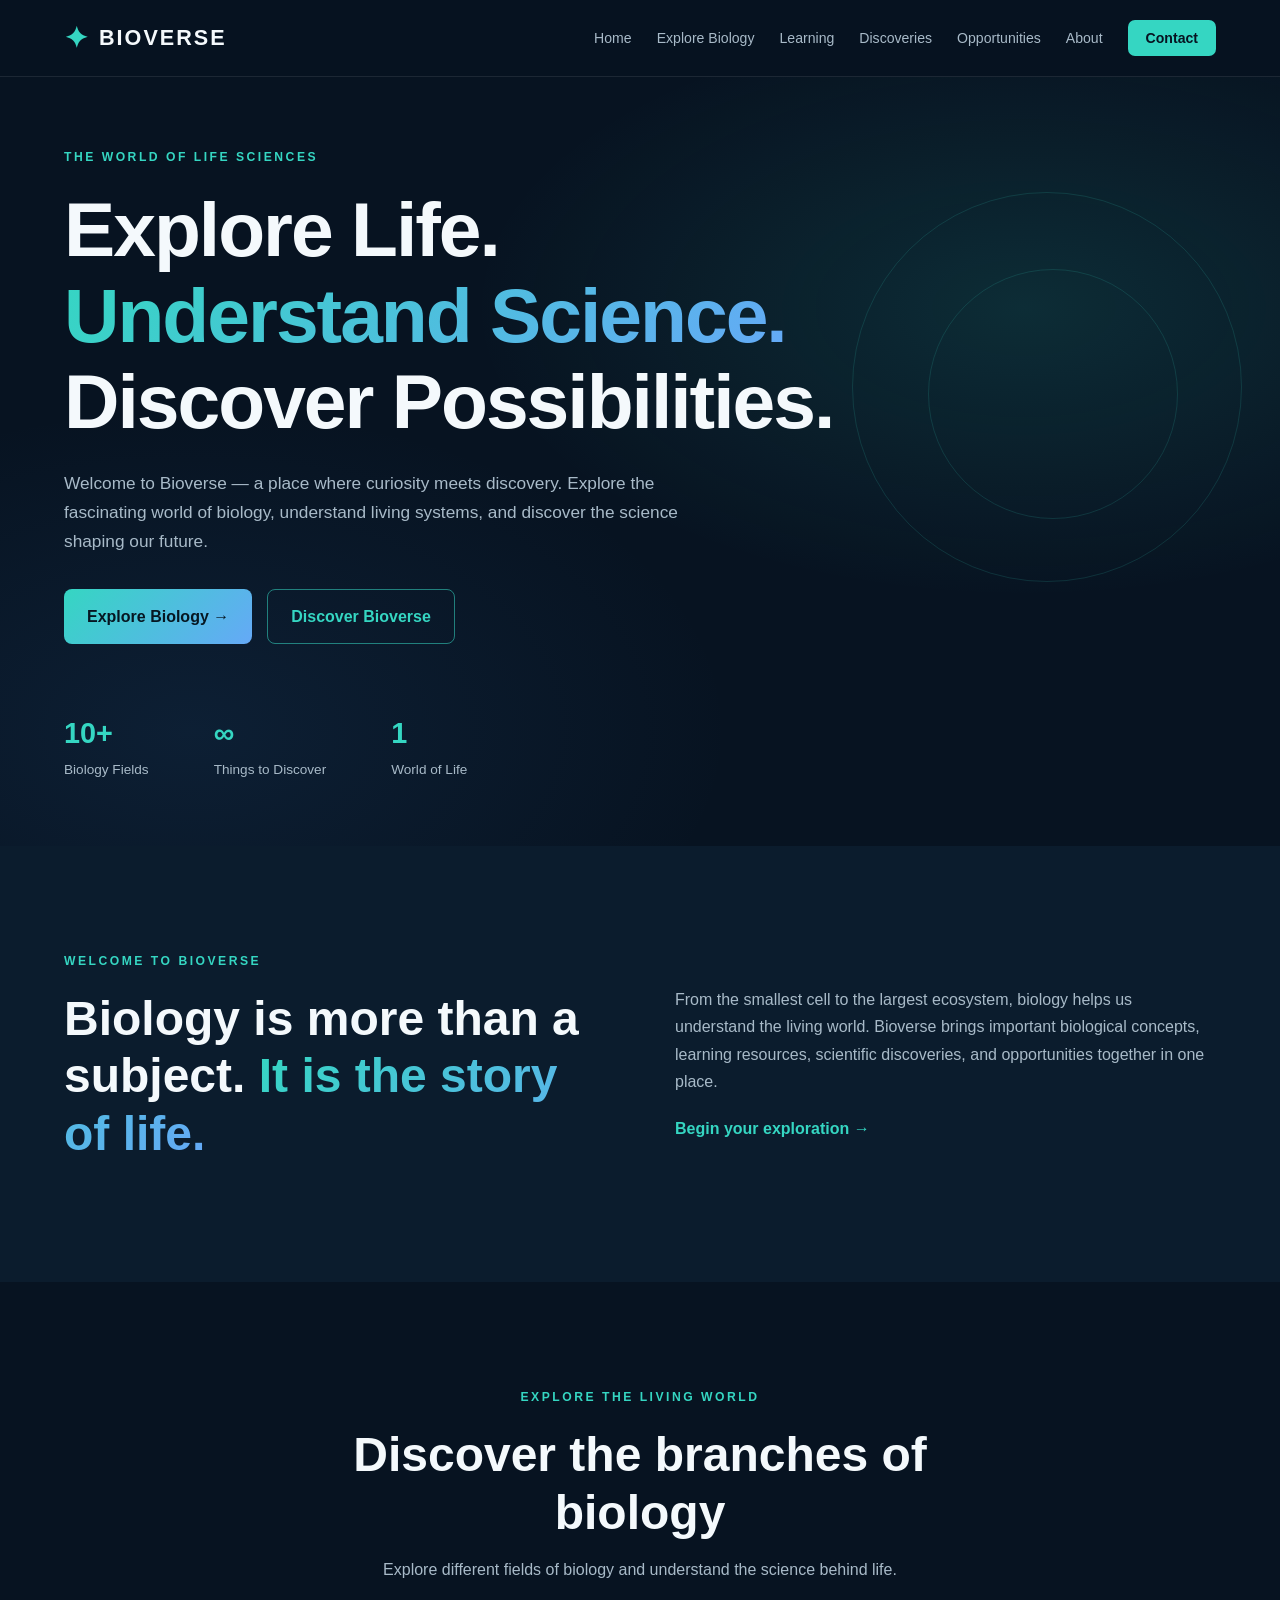
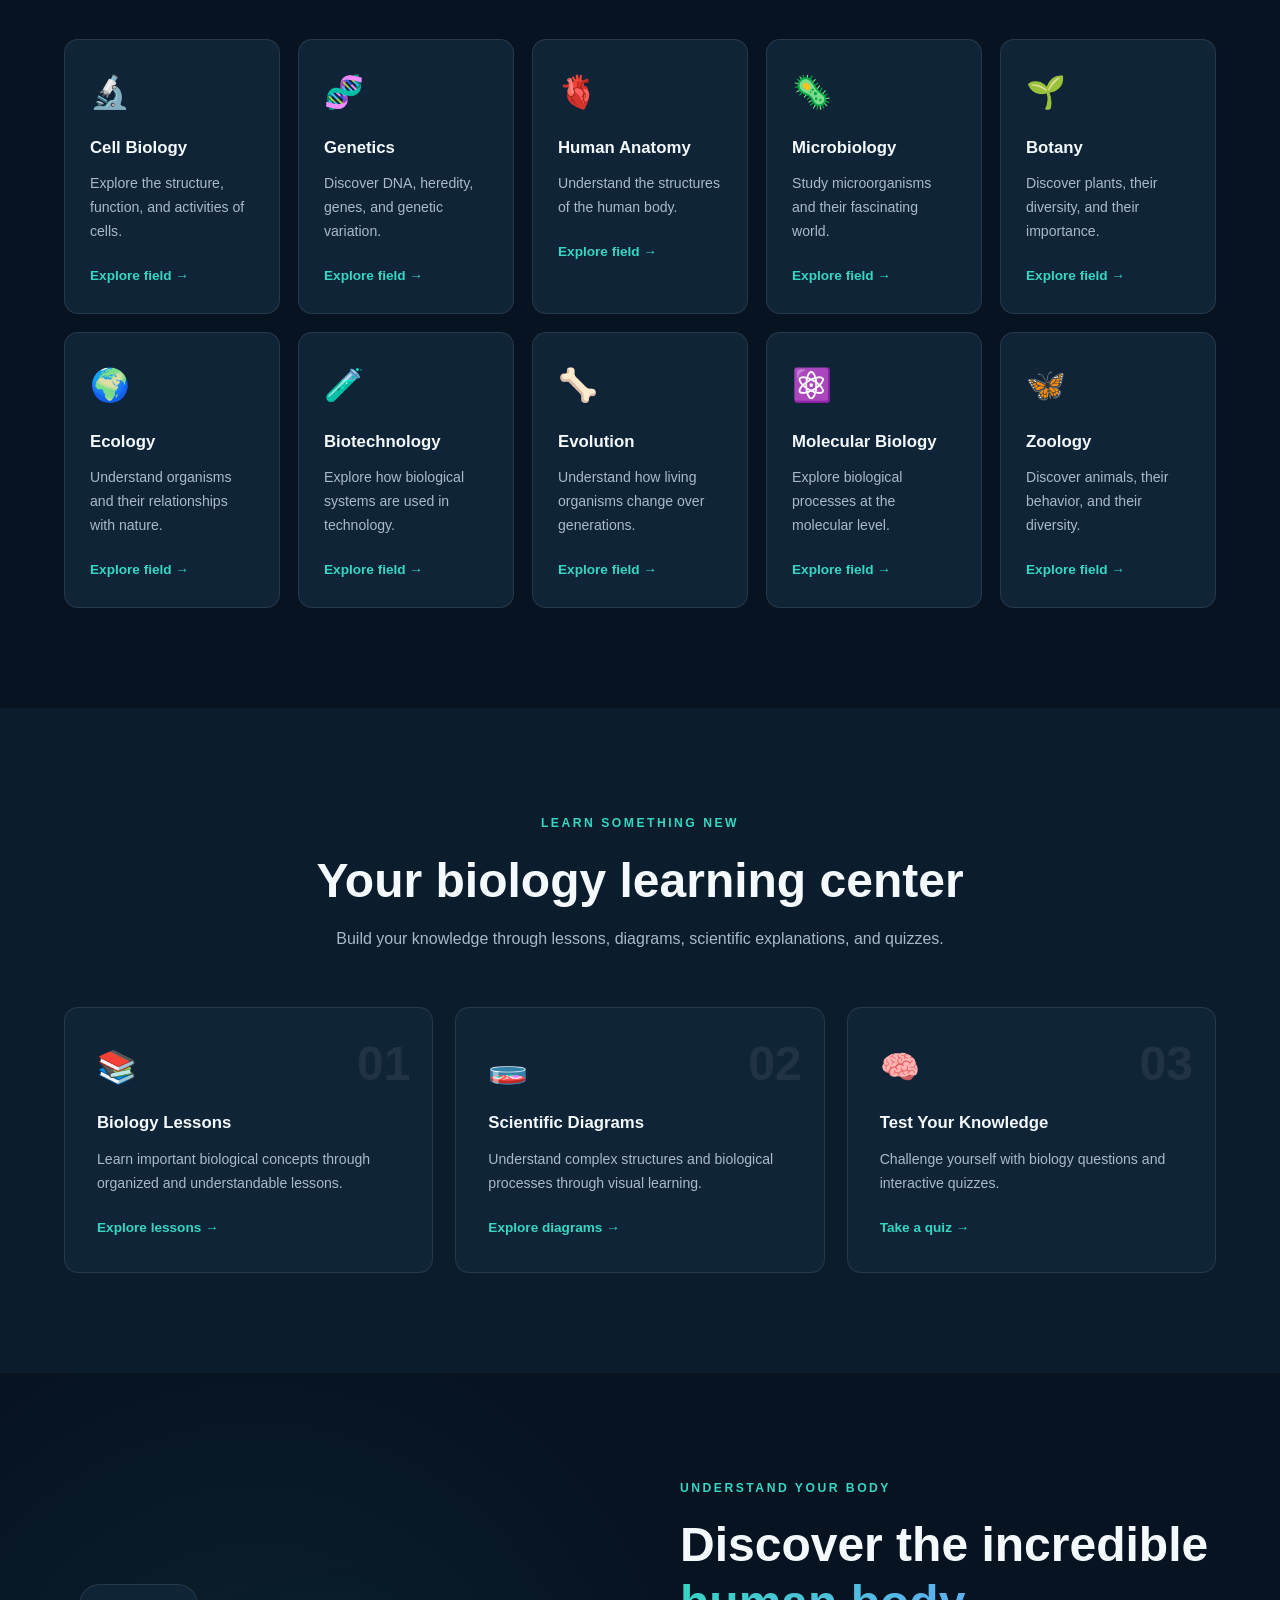
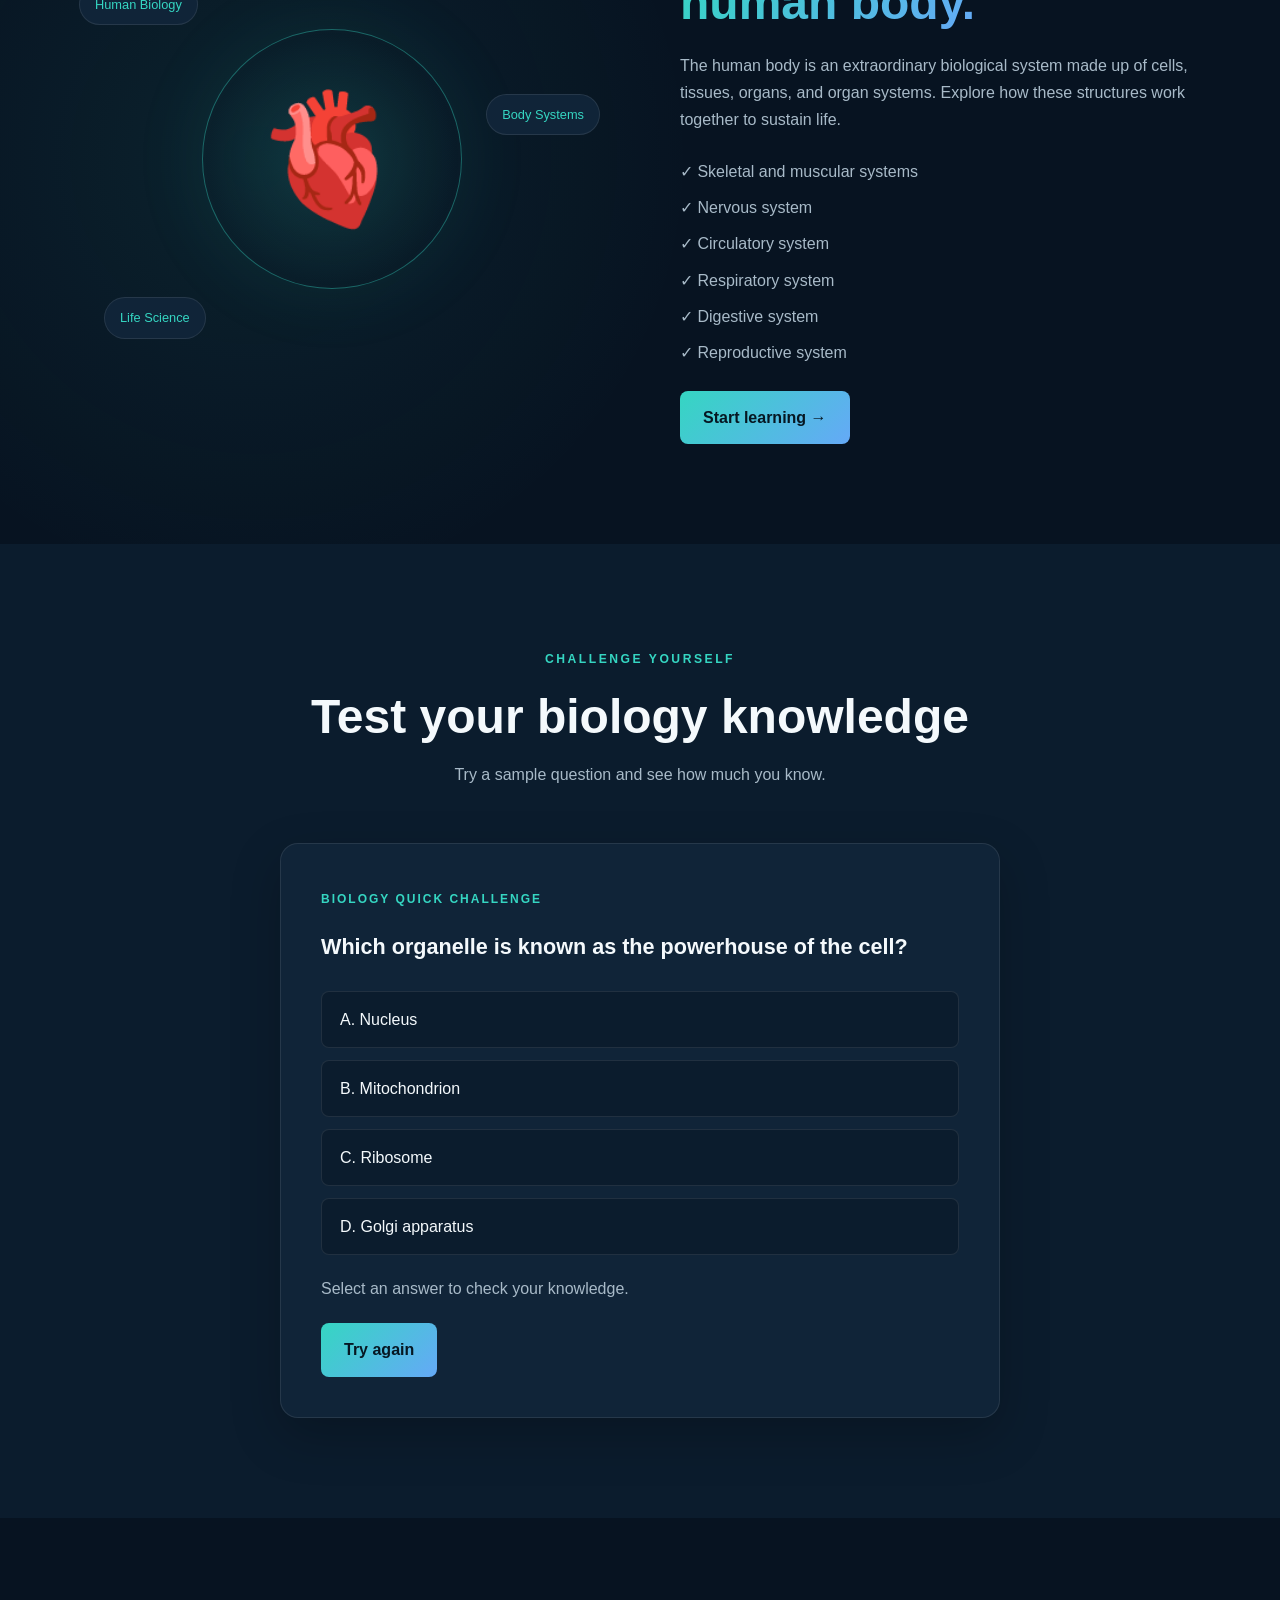
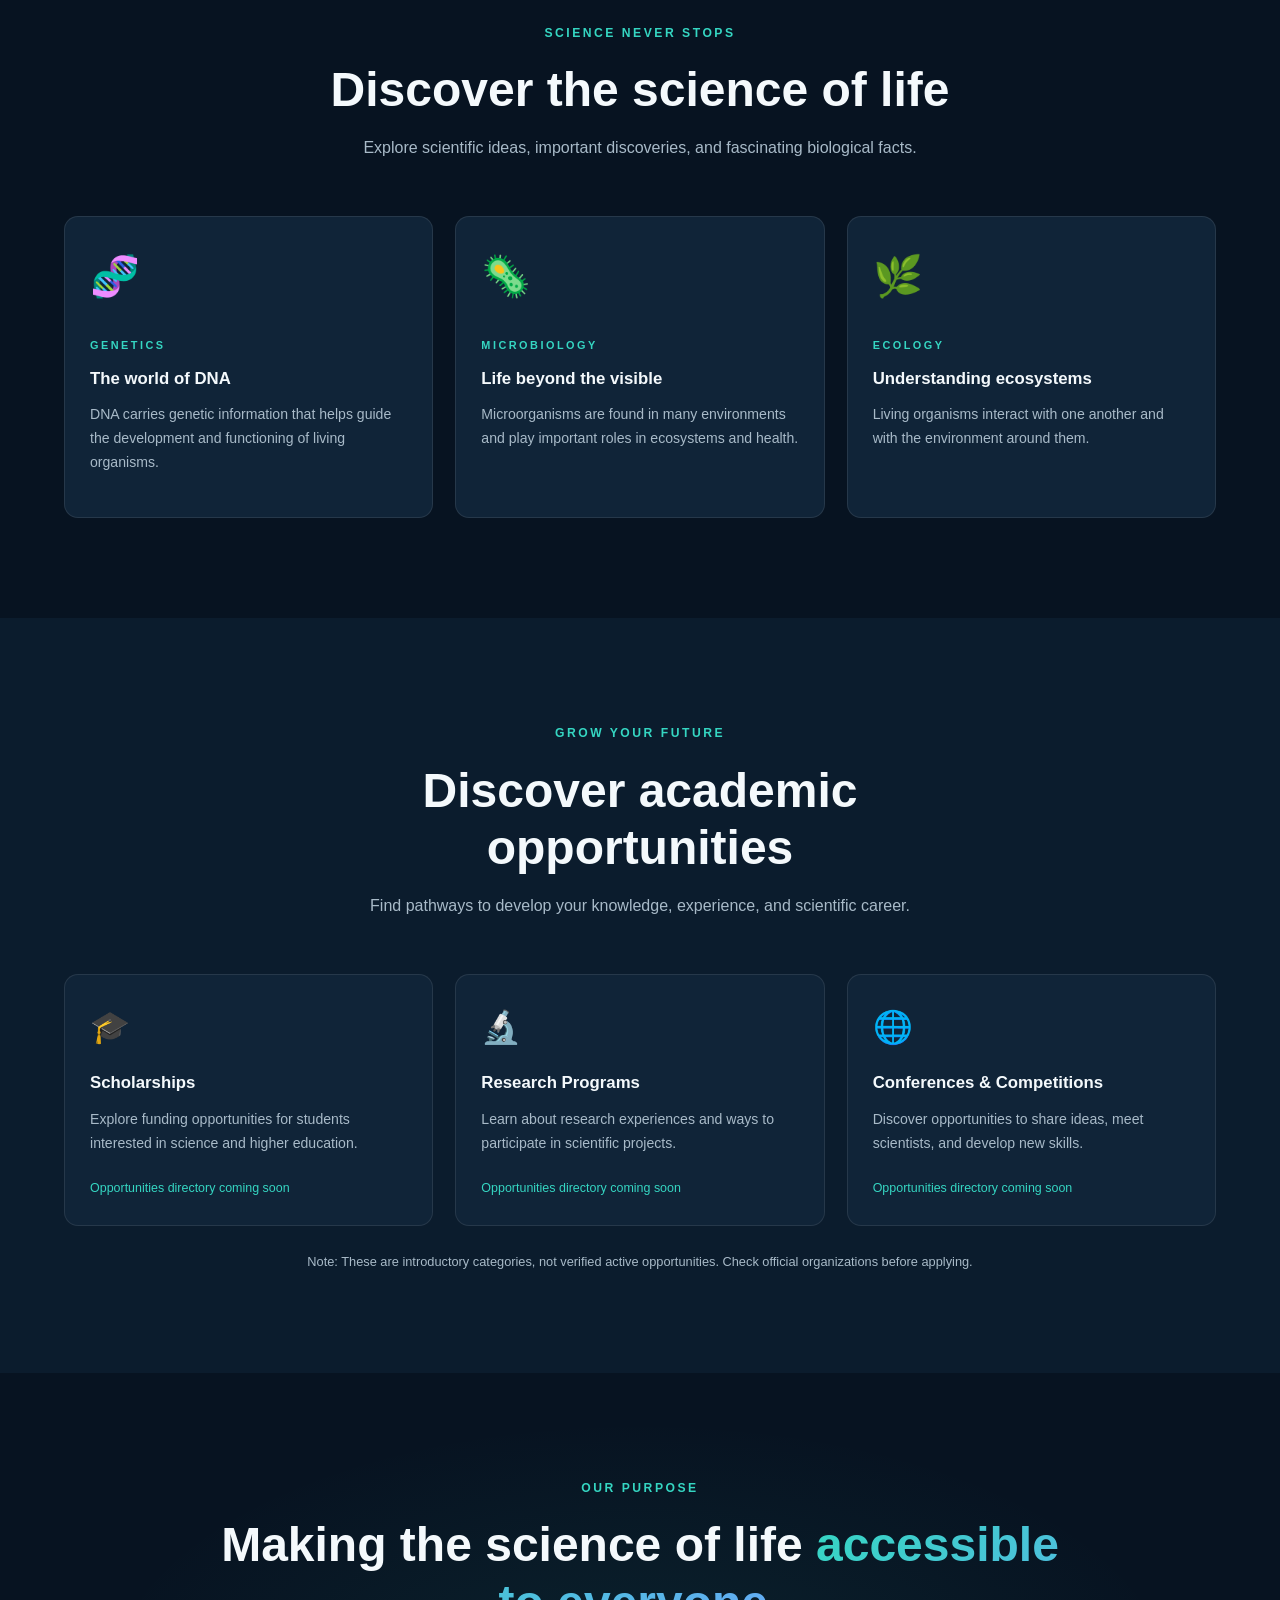
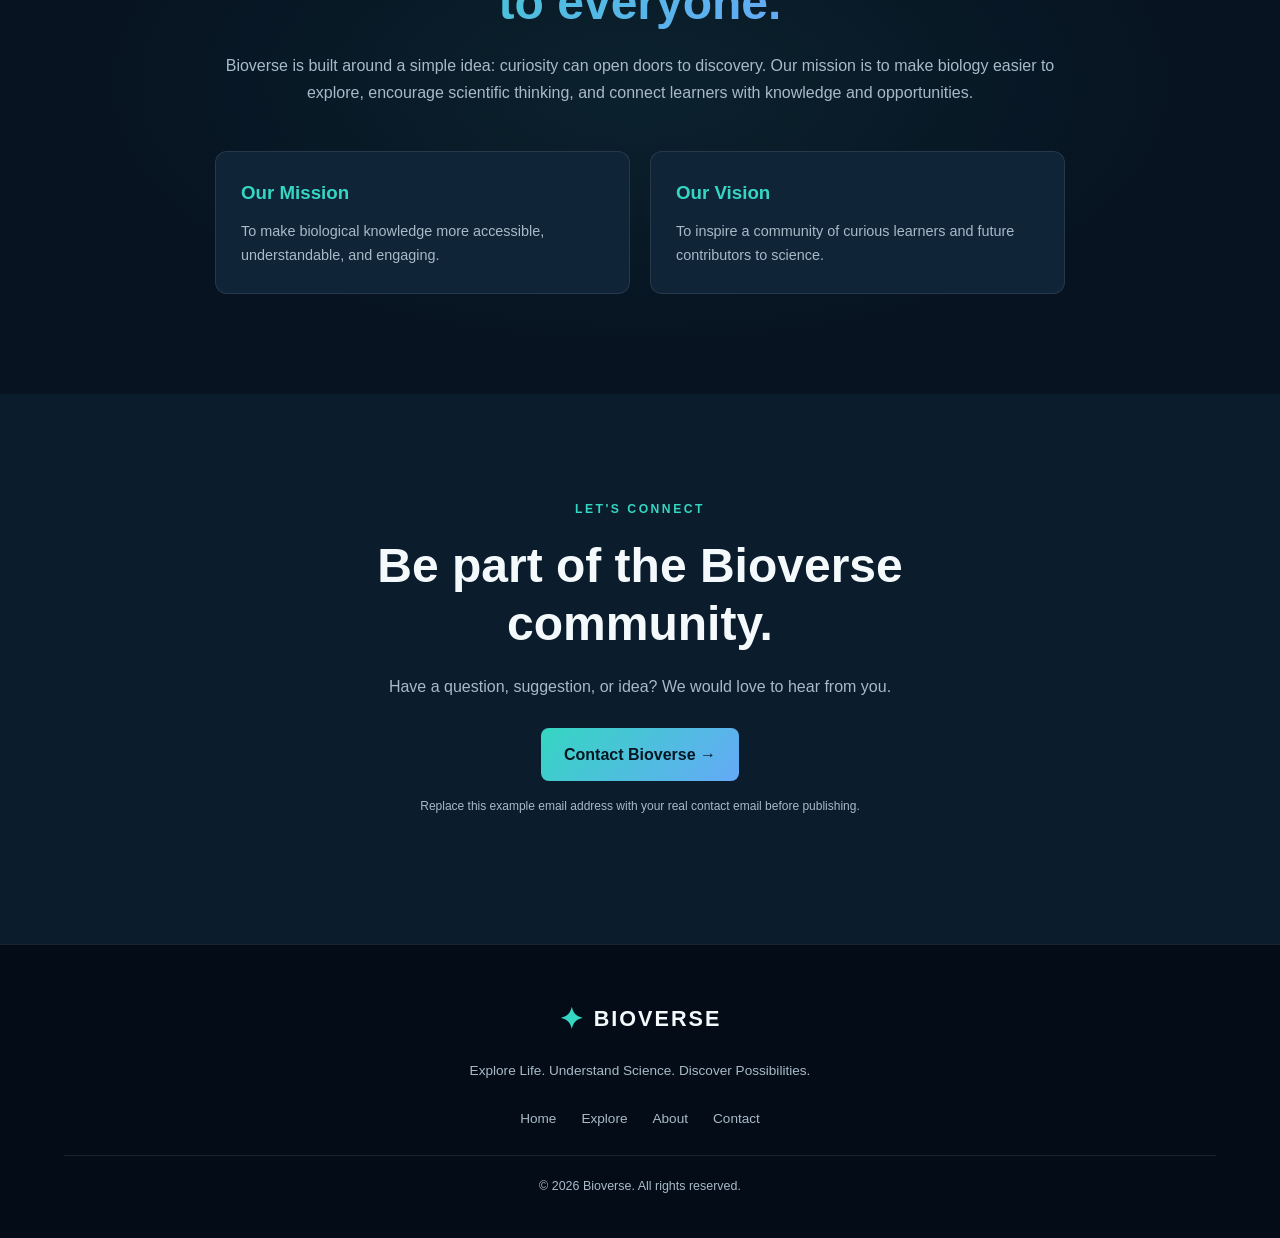
<file: index.html>
<!DOCTYPE html>
<html lang="en">
<head>
    <meta charset="UTF-8">
    <meta name="viewport" content="width=device-width, initial-scale=1.0">

    <meta name="description" content="Bioverse is a platform for exploring biology, learning life sciences, discovering scientific research, and finding academic opportunities.">
    <meta name="keywords" content="biology, science, anatomy, genetics, microbiology, biotechnology, education">
    <meta name="author" content="Bioverse">

    <title>Bioverse | Explore Life. Discover Possibilities.</title>

    <link rel="stylesheet" href="style.css">
    <script src="script.js" defer></script>
</head>

<body>

    <!-- NAVIGATION -->
    <header class="header">
        <nav class="navbar container">

            <a href="#home" class="logo">
                <span class="logo-icon">✦</span>
                BIOVERSE
            </a>

            <button class="menu-toggle" id="menuToggle"
                aria-label="Open navigation menu" aria-expanded="false">
                ☰
            </button>

            <ul class="nav-links" id="navLinks">
                <li><a href="#home">Home</a></li>
                <li><a href="#explore">Explore Biology</a></li>
                <li><a href="#learning">Learning</a></li>
                <li><a href="#discoveries">Discoveries</a></li>
                <li><a href="#opportunities">Opportunities</a></li>
                <li><a href="#about">About</a></li>
                <li><a href="#contact" class="nav-button">Contact</a></li>
            </ul>

        </nav>
    </header>


    <main>

        <!-- HERO SECTION -->
        <section class="hero" id="home">
            <div class="hero-content container">

                <span class="eyebrow">THE WORLD OF LIFE SCIENCES</span>

                <h1>
                    Explore Life.
                    <span>Understand Science.</span>
                    Discover Possibilities.
                </h1>

                <p>
                    Welcome to Bioverse — a place where curiosity meets
                    discovery. Explore the fascinating world of biology,
                    understand living systems, and discover the science
                    shaping our future.
                </p>

                <div class="hero-buttons">
                    <a href="#explore" class="btn btn-primary">
                        Explore Biology →
                    </a>

                    <a href="#about" class="btn btn-outline">
                        Discover Bioverse
                    </a>
                </div>

                <div class="hero-stats">
                    <div>
                        <strong>10+</strong>
                        <span>Biology Fields</span>
                    </div>

                    <div>
                        <strong>∞</strong>
                        <span>Things to Discover</span>
                    </div>

                    <div>
                        <strong>1</strong>
                        <span>World of Life</span>
                    </div>
                </div>

            </div>

            <div class="hero-decoration decoration-one"></div>
            <div class="hero-decoration decoration-two"></div>
        </section>


        <!-- INTRODUCTION -->
        <section class="intro section-padding">
            <div class="container intro-grid">

                <div>
                    <span class="eyebrow">WELCOME TO BIOVERSE</span>

                    <h2>
                        Biology is more than a subject.
                        <span>It is the story of life.</span>
                    </h2>
                </div>

                <div>
                    <p>
                        From the smallest cell to the largest ecosystem,
                        biology helps us understand the living world.
                        Bioverse brings important biological concepts,
                        learning resources, scientific discoveries, and
                        opportunities together in one place.
                    </p>

                    <a href="#explore" class="text-link">
                        Begin your exploration →
                    </a>
                </div>

            </div>
        </section>


        <!-- EXPLORE BIOLOGY -->
        <section class="explore section-padding" id="explore">
            <div class="container">

                <div class="section-heading">
                    <span class="eyebrow">EXPLORE THE LIVING WORLD</span>
                    <h2>Discover the branches of biology</h2>
                    <p>
                        Explore different fields of biology and understand
                        the science behind life.
                    </p>
                </div>

                <div class="category-grid">

                    <article class="category-card">
                        <div class="card-icon">🔬</div>
                        <h3>Cell Biology</h3>
                        <p>Explore the structure, function, and activities of cells.</p>
                        <a href="#learning">Explore field →</a>
                    </article>

                    <article class="category-card">
                        <div class="card-icon">🧬</div>
                        <h3>Genetics</h3>
                        <p>Discover DNA, heredity, genes, and genetic variation.</p>
                        <a href="#learning">Explore field →</a>
                    </article>

                    <article class="category-card">
                        <div class="card-icon">🫀</div>
                        <h3>Human Anatomy</h3>
                        <p>Understand the structures of the human body.</p>
                        <a href="anatomy.html">Explore field →</a>
                    </article>

                    <article class="category-card">
                        <div class="card-icon">🦠</div>
                        <h3>Microbiology</h3>
                        <p>Study microorganisms and their fascinating world.</p>
                        <a href="#learning">Explore field →</a>
                    </article>

                    <article class="category-card">
                        <div class="card-icon">🌱</div>
                        <h3>Botany</h3>
                        <p>Discover plants, their diversity, and their importance.</p>
                        <a href="#learning">Explore field →</a>
                    </article>

                    <article class="category-card">
                        <div class="card-icon">🌍</div>
                        <h3>Ecology</h3>
                        <p>Understand organisms and their relationships with nature.</p>
                        <a href="#learning">Explore field →</a>
                    </article>

                    <article class="category-card">
                        <div class="card-icon">🧪</div>
                        <h3>Biotechnology</h3>
                        <p>Explore how biological systems are used in technology.</p>
                        <a href="#learning">Explore field →</a>
                    </article>

                    <article class="category-card">
                        <div class="card-icon">🦴</div>
                        <h3>Evolution</h3>
                        <p>Understand how living organisms change over generations.</p>
                        <a href="#learning">Explore field →</a>
                    </article>

                    <article class="category-card">
                        <div class="card-icon">⚛️</div>
                        <h3>Molecular Biology</h3>
                        <p>Explore biological processes at the molecular level.</p>
                        <a href="#learning">Explore field →</a>
                    </article>

                    <article class="category-card">
                        <div class="card-icon">🦋</div>
                        <h3>Zoology</h3>
                        <p>Discover animals, their behavior, and their diversity.</p>
                        <a href="#learning">Explore field →</a>
                    </article>

                </div>
            </div>
        </section>


        <!-- LEARNING CENTER -->
        <section class="learning section-padding" id="learning">
            <div class="container">

                <div class="section-heading">
                    <span class="eyebrow">LEARN SOMETHING NEW</span>
                    <h2>Your biology learning center</h2>
                    <p>
                        Build your knowledge through lessons, diagrams,
                        scientific explanations, and quizzes.
                    </p>
                </div>

                <div class="learning-grid">

                    <article class="learning-card">
                        <span class="learning-number">01</span>
                        <div class="card-icon">📚</div>
                        <h3>Biology Lessons</h3>
                        <p>
                            Learn important biological concepts through
                            organized and understandable lessons.
                        </p>
                        <a href="#contact">Explore lessons →</a>
                    </article>

                    <article class="learning-card">
                        <span class="learning-number">02</span>
                        <div class="card-icon">🧫</div>
                        <h3>Scientific Diagrams</h3>
                        <p>
                            Understand complex structures and biological
                            processes through visual learning.
                        </p>
                        <a href="diagrams.html">Explore diagrams →</a>
                    </article>

                    <article class="learning-card">
                        <span class="learning-number">03</span>
                        <div class="card-icon">🧠</div>
                        <h3>Test Your Knowledge</h3>
                        <p>
                            Challenge yourself with biology questions
                            and interactive quizzes.
                        </p>
                        <a href="#quiz">Take a quiz →</a>
                    </article>

                </div>
            </div>
        </section>


        <!-- ANATOMY SECTION -->
        <section class="anatomy section-padding" id="anatomy">
            <div class="container anatomy-grid">

                <div class="anatomy-visual">
                    <div class="anatomy-circle">
                        <span>🫀</span>
                    </div>
                    <div class="anatomy-label label-one">Human Biology</div>
                    <div class="anatomy-label label-two">Body Systems</div>
                    <div class="anatomy-label label-three">Life Science</div>
                </div>

                <div class="anatomy-content">
                    <span class="eyebrow">UNDERSTAND YOUR BODY</span>

                    <h2>
                        Discover the incredible
                        <span>human body.</span>
                    </h2>

                    <p>
                        The human body is an extraordinary biological system
                        made up of cells, tissues, organs, and organ systems.
                        Explore how these structures work together to sustain life.
                    </p>

                    <ul class="anatomy-list">
                        <li>✓ Skeletal and muscular systems</li>
                        <li>✓ Nervous system</li>
                        <li>✓ Circulatory system</li>
                        <li>✓ Respiratory system</li>
                        <li>✓ Digestive system</li>
                        <li>✓ Reproductive system</li>
                    </ul>

                    <a href="#learning" class="btn btn-primary">
                        Start learning →
                    </a>
                </div>

            </div>
        </section>


        <!-- QUIZ SECTION -->
        <section class="quiz-section section-padding" id="quiz">
            <div class="container">

                <div class="section-heading">
                    <span class="eyebrow">CHALLENGE YOURSELF</span>
                    <h2>Test your biology knowledge</h2>
                    <p>
                        Try a sample question and see how much you know.
                    </p>
                </div>

                <div class="quiz-box">

                    <span class="quiz-label">BIOLOGY QUICK CHALLENGE</span>

                    <h3 id="quizQuestion">
                        Which organelle is known as the powerhouse of the cell?
                    </h3>

                    <div class="quiz-options" id="quizOptions">

                        <button class="quiz-option" data-answer="false">
                            A. Nucleus
                        </button>

                        <button class="quiz-option" data-answer="true">
                            B. Mitochondrion
                        </button>

                        <button class="quiz-option" data-answer="false">
                            C. Ribosome
                        </button>

                        <button class="quiz-option" data-answer="false">
                            D. Golgi apparatus
                        </button>

                    </div>

                    <p id="quizFeedback" class="quiz-feedback" aria-live="polite">
                        Select an answer to check your knowledge.
                    </p>

                    <button class="btn btn-primary" id="quizReset">
                        Try again
                    </button>

                </div>
            </div>
        </section>


        <!-- DISCOVERIES -->
        <section class="discoveries section-padding" id="discoveries">
            <div class="container">

                <div class="section-heading">
                    <span class="eyebrow">SCIENCE NEVER STOPS</span>
                    <h2>Discover the science of life</h2>
                    <p>
                        Explore scientific ideas, important discoveries,
                        and fascinating biological facts.
                    </p>
                </div>

                <div class="discovery-grid">

                    <article class="discovery-card">
                        <div class="discovery-icon">🧬</div>
                        <span class="eyebrow">GENETICS</span>
                        <h3>The world of DNA</h3>
                        <p>
                            DNA carries genetic information that helps
                            guide the development and functioning of living organisms.
                        </p>
                    </article>

                    <article class="discovery-card">
                        <div class="discovery-icon">🦠</div>
                        <span class="eyebrow">MICROBIOLOGY</span>
                        <h3>Life beyond the visible</h3>
                        <p>
                            Microorganisms are found in many environments
                            and play important roles in ecosystems and health.
                        </p>
                    </article>

                    <article class="discovery-card">
                        <div class="discovery-icon">🌿</div>
                        <span class="eyebrow">ECOLOGY</span>
                        <h3>Understanding ecosystems</h3>
                        <p>
                            Living organisms interact with one another
                            and with the environment around them.
                        </p>
                    </article>

                </div>
            </div>
        </section>


        <!-- OPPORTUNITIES -->
        <section class="opportunities section-padding" id="opportunities">
            <div class="container">

                <div class="section-heading">
                    <span class="eyebrow">GROW YOUR FUTURE</span>
                    <h2>Discover academic opportunities</h2>
                    <p>
                        Find pathways to develop your knowledge,
                        experience, and scientific career.
                    </p>
                </div>

                <div class="opportunity-grid">

                    <article class="opportunity-card">
                        <div class="card-icon">🎓</div>
                        <h3>Scholarships</h3>
                        <p>
                            Explore funding opportunities for students
                            interested in science and higher education.
                        </p>
                        <span class="sample-label">
                            Opportunities directory coming soon
                        </span>
                    </article>

                    <article class="opportunity-card">
                        <div class="card-icon">🔬</div>
                        <h3>Research Programs</h3>
                        <p>
                            Learn about research experiences and ways
                            to participate in scientific projects.
                        </p>
                        <span class="sample-label">
                            Opportunities directory coming soon
                        </span>
                    </article>

                    <article class="opportunity-card">
                        <div class="card-icon">🌐</div>
                        <h3>Conferences & Competitions</h3>
                        <p>
                            Discover opportunities to share ideas,
                            meet scientists, and develop new skills.
                        </p>
                        <span class="sample-label">
                            Opportunities directory coming soon
                        </span>
                    </article>

                </div>

                <p class="opportunity-note">
                    Note: These are introductory categories, not verified
                    active opportunities. Check official organizations
                    before applying.
                </p>

            </div>
        </section>


        <!-- ABOUT -->
        <section class="about section-padding" id="about">
            <div class="container about-content">

                <span class="eyebrow">OUR PURPOSE</span>

                <h2>
                    Making the science of life
                    <span>accessible to everyone.</span>
                </h2>

                <p>
                    Bioverse is built around a simple idea: curiosity can
                    open doors to discovery. Our mission is to make biology
                    easier to explore, encourage scientific thinking,
                    and connect learners with knowledge and opportunities.
                </p>

                <div class="mission-grid">

                    <div>
                        <h3>Our Mission</h3>
                        <p>
                            To make biological knowledge more accessible,
                            understandable, and engaging.
                        </p>
                    </div>

                    <div>
                        <h3>Our Vision</h3>
                        <p>
                            To inspire a community of curious learners
                            and future contributors to science.
                        </p>
                    </div>

                </div>
            </div>
        </section>


        <!-- CONTACT -->
        <section class="contact section-padding" id="contact">
            <div class="container contact-content">

                <span class="eyebrow">LET'S CONNECT</span>

                <h2>Be part of the Bioverse community.</h2>

                <p>
                    Have a question, suggestion, or idea?
                    We would love to hear from you.
                </p>

                <a href="mailto:bioverse.contact@gmail.com"
                    class="btn btn-primary">
                    Contact Bioverse →
                </a>

                <p class="contact-note">
                    Replace this example email address with your real
                    contact email before publishing.
                </p>

            </div>
        </section>

    </main>


    <!-- FOOTER -->
    <footer class="footer">
        <div class="container footer-content">

            <a href="#home" class="logo">
                <span class="logo-icon">✦</span>
                BIOVERSE
            </a>

            <p>
                Explore Life. Understand Science. Discover Possibilities.
            </p>

            <div class="footer-links">
                <a href="#home">Home</a>
                <a href="#explore">Explore</a>
                <a href="#about">About</a>
                <a href="#contact">Contact</a>
            </div>

            <p class="copyright">
                © <span id="currentYear">2026</span> Bioverse.
                All rights reserved.
            </p>

        </div>
    </footer>

</body>
</html>
</file>
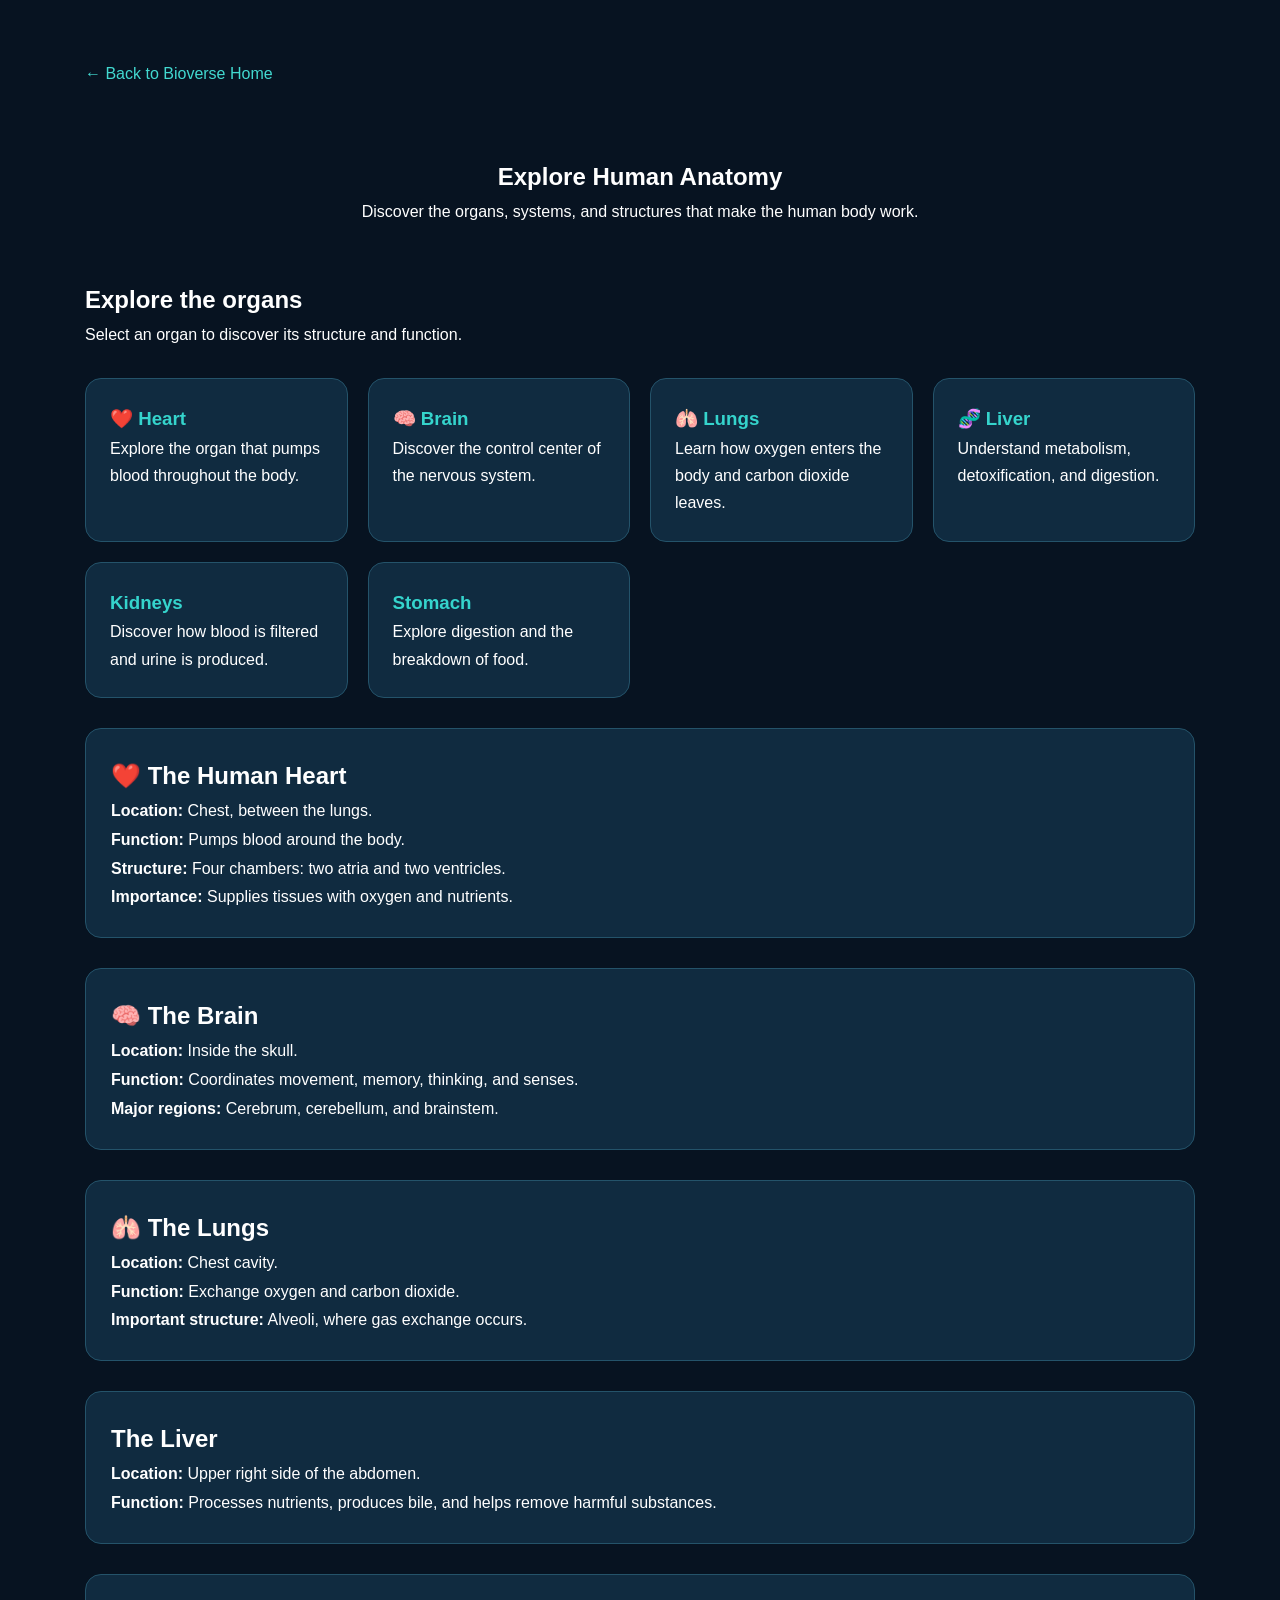
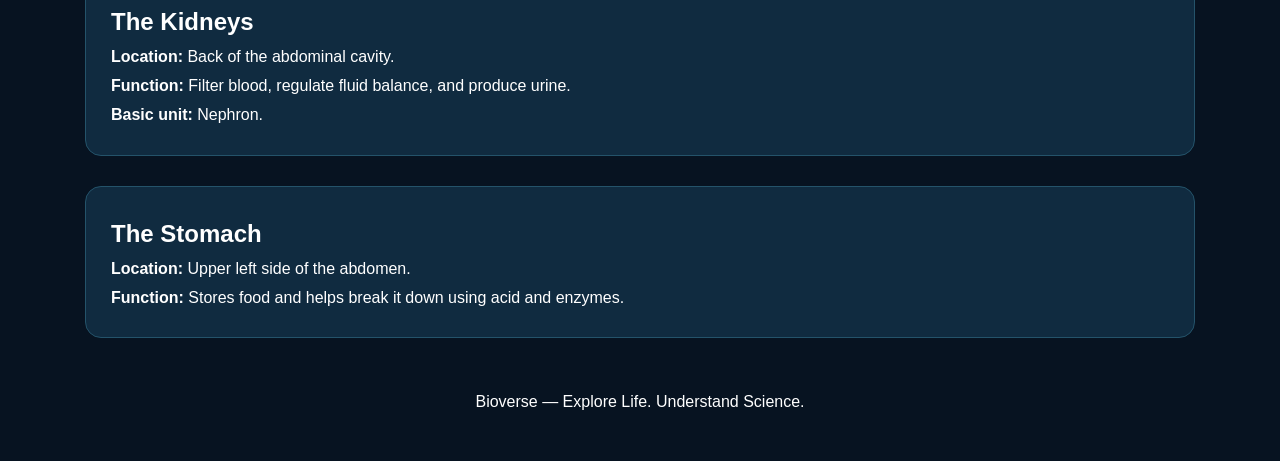
<file: anatomy.html>
<!DOCTYPE html>
<html lang="en">
<head>
  <meta charset="UTF-8">
  <meta name="viewport" content="width=device-width, initial-scale=1.0">
  <title>Human Anatomy | Bioverse</title>
  <link rel="stylesheet" href="style.css">
  <style>
    .anatomy-page {
      max-width: 1150px;
      margin: auto;
      padding: 45px 20px;
      color: white;
    }
    .anatomy-hero {
      text-align: center;
      padding: 55px 15px;
    }
    .organ-grid {
      display: grid;
      grid-template-columns: repeat(auto-fit,minmax(220px,1fr));
      gap: 20px;
      margin-top: 30px;
    }
    .organ-card {
      background: #102b40;
      border: 1px solid #24536a;
      padding: 24px;
      border-radius: 16px;
      color: white;
      text-decoration: none;
      transition: .25s;
    }
    .organ-card:hover {
      transform: translateY(-5px);
      border-color: #21c6c2;
    }
    .organ-card h3 { color: #35d4cc; }
    .organ-detail {
      background: #102b40;
      padding: 25px;
      margin-top: 30px;
      border-radius: 16px;
      border: 1px solid #24536a;
      line-height: 1.8;
    }
    .organ-detail img {
      width: 100%;
      max-width: 480px;
      display: block;
      margin: 20px auto;
      border-radius: 12px;
    }
    .back-link {
      display: inline-block;
      margin: 15px 0;
      color: #42d9d0;
    }
  </style>
</head>
<body>

<main class="anatomy-page">
  <a class="back-link" href="index.html">← Back to Bioverse Home</a>

  <section class="anatomy-hero">
    <h1>Explore Human Anatomy</h1>
    <p>Discover the organs, systems, and structures that make the human body work.</p>
  </section>

  <h2>Explore the organs</h2>
  <p>Select an organ to discover its structure and function.</p>

  <section class="organ-grid">
    <a class="organ-card" href="#heart">
      <h3>❤️ Heart</h3>
      <p>Explore the organ that pumps blood throughout the body.</p>
    </a>
    <a class="organ-card" href="#brain">
      <h3>🧠 Brain</h3>
      <p>Discover the control center of the nervous system.</p>
    </a>
    <a class="organ-card" href="#lungs">
      <h3>🫁 Lungs</h3>
      <p>Learn how oxygen enters the body and carbon dioxide leaves.</p>
    </a>
    <a class="organ-card" href="#liver">
      <h3>🧬 Liver</h3>
      <p>Understand metabolism, detoxification, and digestion.</p>
    </a>
    <a class="organ-card" href="#kidneys">
      <h3>Kidneys</h3>
      <p>Discover how blood is filtered and urine is produced.</p>
    </a>
    <a class="organ-card" href="#stomach">
      <h3>Stomach</h3>
      <p>Explore digestion and the breakdown of food.</p>
    </a>
  </section>

  <section id="heart" class="organ-detail">
    <h2>❤️ The Human Heart</h2>
    <p><b>Location:</b> Chest, between the lungs.</p>
    <p><b>Function:</b> Pumps blood around the body.</p>
    <p><b>Structure:</b> Four chambers: two atria and two ventricles.</p>
    <p><b>Importance:</b> Supplies tissues with oxygen and nutrients.</p>
  </section>

  <section id="brain" class="organ-detail">
    <h2>🧠 The Brain</h2>
    <p><b>Location:</b> Inside the skull.</p>
    <p><b>Function:</b> Coordinates movement, memory, thinking, and senses.</p>
    <p><b>Major regions:</b> Cerebrum, cerebellum, and brainstem.</p>
  </section>

  <section id="lungs" class="organ-detail">
    <h2>🫁 The Lungs</h2>
    <p><b>Location:</b> Chest cavity.</p>
    <p><b>Function:</b> Exchange oxygen and carbon dioxide.</p>
    <p><b>Important structure:</b> Alveoli, where gas exchange occurs.</p>
  </section>

  <section id="liver" class="organ-detail">
    <h2>The Liver</h2>
    <p><b>Location:</b> Upper right side of the abdomen.</p>
    <p><b>Function:</b> Processes nutrients, produces bile, and helps remove harmful substances.</p>
  </section>

  <section id="kidneys" class="organ-detail">
    <h2>The Kidneys</h2>
    <p><b>Location:</b> Back of the abdominal cavity.</p>
    <p><b>Function:</b> Filter blood, regulate fluid balance, and produce urine.</p>
    <p><b>Basic unit:</b> Nephron.</p>
  </section>

  <section id="stomach" class="organ-detail">
    <h2>The Stomach</h2>
    <p><b>Location:</b> Upper left side of the abdomen.</p>
    <p><b>Function:</b> Stores food and helps break it down using acid and enzymes.</p>
  </section>

  <p style="text-align:center;margin-top:50px;">
    Bioverse — Explore Life. Understand Science.
  </p>
</main>

</body>
</html>
</file>
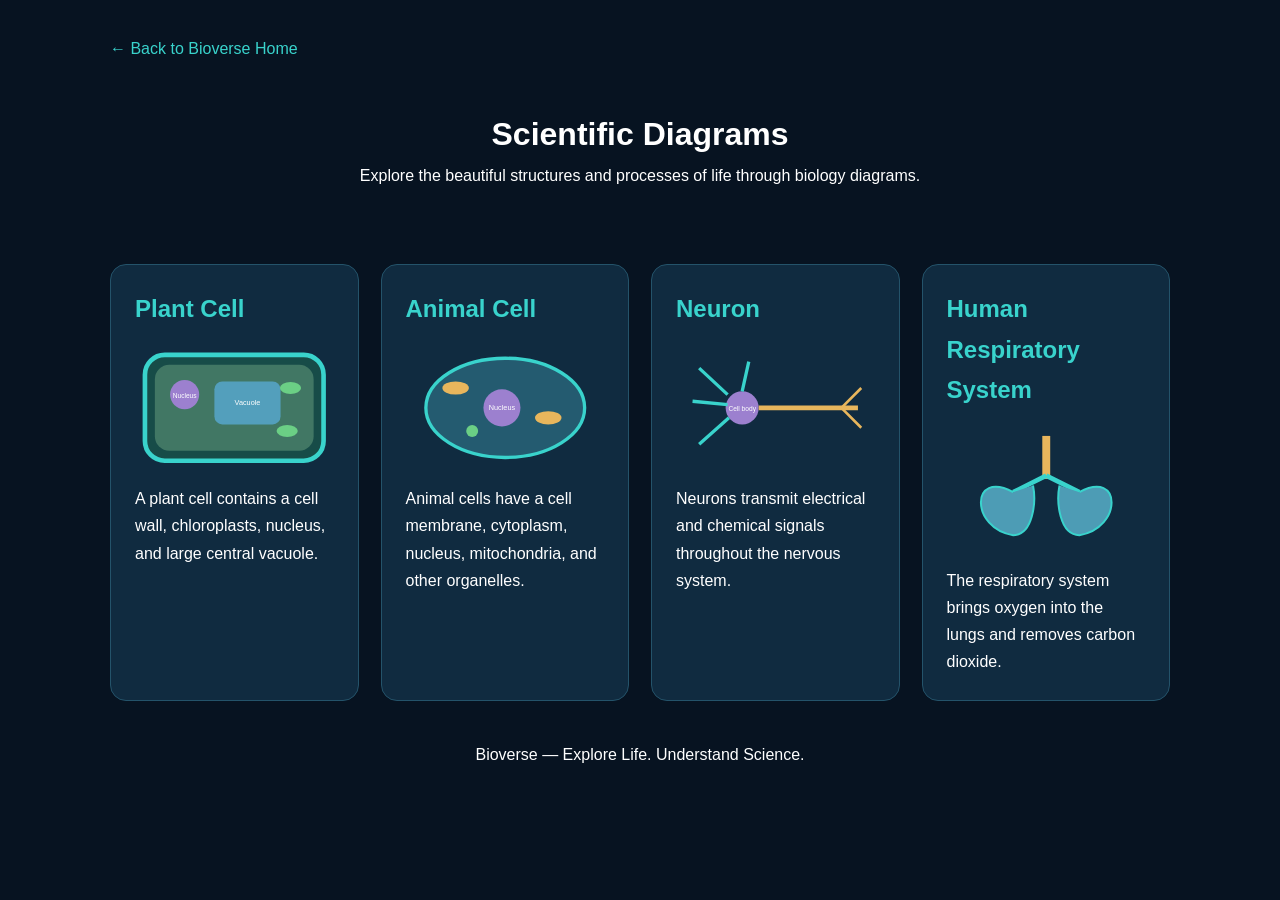
<file: diagrams.html>
<!DOCTYPE html>
<html lang="en">
<head>
  <meta charset="UTF-8">
  <meta name="viewport" content="width=device-width, initial-scale=1.0">
  <title>Scientific Diagrams | Bioverse</title>
  <link rel="stylesheet" href="style.css">
  <style>
    .diagram-page {
      max-width: 1100px;
      margin: auto;
      padding: 35px 20px;
      color: white;
    }
    .diagram-hero {
      text-align: center;
      padding: 45px 10px;
    }
    .diagram-grid {
      display: grid;
      grid-template-columns: repeat(auto-fit,minmax(240px,1fr));
      gap: 22px;
      margin-top: 30px;
    }
    .diagram-card {
      background: #102b40;
      border: 1px solid #24536a;
      padding: 24px;
      border-radius: 16px;
    }
    .diagram-card h2 { color: #39d3cc; }
    .diagram-card svg {
      display: block;
      width: 100%;
      max-height: 200px;
      margin: 15px auto;
    }
    .diagram-card p { line-height: 1.7; }
    .back-link { color: #39d3cc; }
  </style>
</head>
<body>
<main class="diagram-page">

  <a class="back-link" href="index.html">← Back to Bioverse Home</a>

  <header class="diagram-hero">
    <h1>Scientific Diagrams</h1>
    <p>Explore the beautiful structures and processes of life through biology diagrams.</p>
  </header>

  <section class="diagram-grid">

    <article class="diagram-card">
      <h2>Plant Cell</h2>
      <svg viewBox="0 0 300 190" role="img" aria-label="Simplified plant cell diagram">
        <rect x="15" y="15" width="270" height="160" rx="30" fill="#174c48" stroke="#39d3cc" stroke-width="7"/>
        <rect x="30" y="30" width="240" height="130" rx="22" fill="#a3d9a5" opacity=".3"/>
        <circle cx="75" cy="75" r="22" fill="#9c80cf"/>
        <rect x="120" y="55" width="100" height="65" rx="12" fill="#58a9d2" opacity=".8"/>
        <ellipse cx="235" cy="65" rx="16" ry="9" fill="#6bcf85"/>
        <ellipse cx="230" cy="130" rx="16" ry="9" fill="#6bcf85"/>
        <text x="75" y="80" text-anchor="middle" font-size="10" fill="white">Nucleus</text>
        <text x="170" y="90" text-anchor="middle" font-size="11" fill="white">Vacuole</text>
      </svg>
      <p>A plant cell contains a cell wall, chloroplasts, nucleus, and large central vacuole.</p>
    </article>

    <article class="diagram-card">
      <h2>Animal Cell</h2>
      <svg viewBox="0 0 300 190" role="img" aria-label="Simplified animal cell diagram">
        <ellipse cx="150" cy="95" rx="120" ry="75" fill="#245b70" stroke="#39d3cc" stroke-width="5"/>
        <circle cx="145" cy="95" r="28" fill="#9c80cf"/>
        <ellipse cx="75" cy="65" rx="20" ry="10" fill="#e8b65c"/>
        <ellipse cx="215" cy="110" rx="20" ry="10" fill="#e8b65c"/>
        <circle cx="100" cy="130" r="9" fill="#6bcf85"/>
        <text x="145" y="99" text-anchor="middle" font-size="11" fill="white">Nucleus</text>
      </svg>
      <p>Animal cells have a cell membrane, cytoplasm, nucleus, mitochondria, and other organelles.</p>
    </article>

    <article class="diagram-card">
      <h2>Neuron</h2>
      <svg viewBox="0 0 300 190" role="img" aria-label="Simplified neuron diagram">
        <circle cx="100" cy="95" r="25" fill="#9c80cf"/>
        <path d="M78 75 L35 35 M78 90 L25 85 M80 110 L35 150 M100 70 L110 25" stroke="#39d3cc" stroke-width="5" fill="none"/>
        <path d="M125 95 L275 95" stroke="#e8b65c" stroke-width="7" fill="none"/>
        <path d="M250 95 L280 65 M250 95 L280 125" stroke="#e8b65c" stroke-width="4" fill="none"/>
        <text x="100" y="100" text-anchor="middle" font-size="10" fill="white">Cell body</text>
      </svg>
      <p>Neurons transmit electrical and chemical signals throughout the nervous system.</p>
    </article>

    <article class="diagram-card">
      <h2>Human Respiratory System</h2>
      <svg viewBox="0 0 300 190" role="img" aria-label="Simplified respiratory system diagram">
        <path d="M150 15 L150 80" stroke="#e8b65c" stroke-width="12"/>
        <path d="M150 75 L100 100 M150 75 L200 100" stroke="#39d3cc" stroke-width="7"/>
        <path d="M100 100 C35 65 35 155 100 165 C130 165 135 115 130 90" fill="#4d9cb5" stroke="#39d3cc" stroke-width="3"/>
        <path d="M200 100 C265 65 265 155 200 165 C170 165 165 115 170 90" fill="#4d9cb5" stroke="#39d3cc" stroke-width="3"/>
      </svg>
      <p>The respiratory system brings oxygen into the lungs and removes carbon dioxide.</p>
    </article>

  </section>

  <footer style="text-align:center;padding:40px 0;">
    <p>Bioverse — Explore Life. Understand Science.</p>
  </footer>
</main>
</body>
</html>
</file>
<file: style.css>
/* =========================================
   BIOVERSE — MAIN STYLESHEET
   ========================================= */

:root {
    --bg: #071321;
    --bg-light: #0b1c2d;
    --card: #102438;
    --card-hover: #153149;
    --teal: #35d6c2;
    --cyan: #65e6ee;
    --white: #f4f9fc;
    --muted: #a8bac8;
    --border: rgba(255,255,255,0.09);
    --gradient: linear-gradient(135deg, #35d6c2, #65a9f7);
    --shadow: 0 18px 50px rgba(0,0,0,0.22);
}

* {
    margin: 0;
    padding: 0;
    box-sizing: border-box;
    scroll-behavior: smooth;
}

body {
    font-family: Arial, Helvetica, sans-serif;
    background: var(--bg);
    color: var(--white);
    line-height: 1.7;
    overflow-x: hidden;
}

a {
    text-decoration: none;
    color: inherit;
}

button {
    font: inherit;
}

.container {
    width: min(1160px, 90%);
    margin: auto;
}

.section-padding {
    padding: 100px 0;
}

.eyebrow {
    display: inline-block;
    color: var(--teal);
    font-size: 0.76rem;
    font-weight: 700;
    letter-spacing: 2.5px;
    margin-bottom: 18px;
}


/* NAVIGATION */

.header {
    position: sticky;
    top: 0;
    z-index: 1000;
    background: rgba(7,19,33,0.92);
    backdrop-filter: blur(16px);
    border-bottom: 1px solid var(--border);
}

.navbar {
    min-height: 76px;
    display: flex;
    align-items: center;
    justify-content: space-between;
}

.logo {
    font-size: 1.35rem;
    font-weight: 800;
    letter-spacing: 2px;
    display: flex;
    align-items: center;
    gap: 9px;
}

.logo-icon {
    color: var(--teal);
    font-size: 1.8rem;
}

.nav-links {
    display: flex;
    align-items: center;
    gap: 25px;
    list-style: none;
}

.nav-links a {
    color: var(--muted);
    font-size: 0.88rem;
    transition: color 0.3s;
}

.nav-links a:hover {
    color: var(--teal);
}

.nav-links .nav-button {
    color: var(--bg);
    background: var(--teal);
    padding: 10px 18px;
    border-radius: 7px;
    font-weight: 700;
}

.nav-links .nav-button:hover {
    background: var(--cyan);
    color: var(--bg);
}

.menu-toggle {
    display: none;
    border: none;
    background: transparent;
    color: var(--white);
    font-size: 1.8rem;
    cursor: pointer;
}


/* HERO */

.hero {
    min-height: 680px;
    display: flex;
    align-items: center;
    position: relative;
    overflow: hidden;
    background:
        radial-gradient(ellipse at 80% 30%, rgba(53,214,194,0.13), transparent 38%),
        radial-gradient(ellipse at 15% 85%, rgba(54,119,190,0.12), transparent 35%);
}

.hero-content {
    position: relative;
    z-index: 2;
    padding-top: 65px;
    padding-bottom: 65px;
}

.hero h1 {
    font-size: clamp(2.8rem, 6vw, 5.2rem);
    line-height: 1.12;
    max-width: 850px;
    letter-spacing: -2px;
    margin-bottom: 25px;
}

.hero h1 span,
.intro h2 span,
.anatomy-content h2 span,
.about h2 span {
    background: var(--gradient);
    -webkit-background-clip: text;
    background-clip: text;
    color: transparent;
}

.hero-content > p {
    max-width: 650px;
    color: var(--muted);
    font-size: 1.08rem;
    margin-bottom: 32px;
}

.hero-buttons {
    display: flex;
    flex-wrap: wrap;
    gap: 15px;
}

.btn {
    display: inline-flex;
    justify-content: center;
    align-items: center;
    padding: 13px 23px;
    border-radius: 8px;
    font-weight: 700;
    transition: 0.3s;
    cursor: pointer;
}

.btn-primary {
    color: #061722;
    background: var(--gradient);
    border: none;
}

.btn-primary:hover {
    transform: translateY(-3px);
    box-shadow: 0 10px 30px rgba(53,214,194,0.2);
}

.btn-outline {
    border: 1px solid rgba(53,214,194,0.55);
    color: var(--teal);
}

.btn-outline:hover {
    background: rgba(53,214,194,0.1);
}

.hero-stats {
    display: flex;
    flex-wrap: wrap;
    gap: 65px;
    margin-top: 65px;
}

.hero-stats div {
    display: flex;
    flex-direction: column;
}

.hero-stats strong {
    font-size: 1.8rem;
    color: var(--teal);
}

.hero-stats span {
    font-size: 0.85rem;
    color: var(--muted);
}

.hero-decoration {
    position: absolute;
    border: 1px solid rgba(53,214,194,0.15);
    border-radius: 50%;
    pointer-events: none;
}

.decoration-one {
    width: 390px;
    height: 390px;
    right: 3%;
    top: 15%;
}

.decoration-two {
    width: 250px;
    height: 250px;
    right: 8%;
    top: 25%;
}


/* INTRODUCTION */

.intro {
    background: var(--bg-light);
}

.intro-grid {
    display: grid;
    grid-template-columns: 1fr 1fr;
    gap: 70px;
    align-items: center;
}

.intro h2,
.section-heading h2,
.anatomy-content h2,
.about h2,
.contact h2 {
    font-size: clamp(2rem, 4vw, 3rem);
    line-height: 1.2;
    margin-bottom: 20px;
}

.intro p,
.section-heading p,
.anatomy-content > p,
.about-content > p,
.contact-content > p {
    color: var(--muted);
}

.text-link {
    display: inline-block;
    margin-top: 20px;
    color: var(--teal);
    font-weight: 700;
}


/* SECTION HEADINGS */

.section-heading {
    text-align: center;
    max-width: 720px;
    margin: 0 auto 55px;
}

.section-heading h2 {
    margin-bottom: 15px;
}


/* BIOLOGY CATEGORIES */

.explore {
    background: var(--bg);
}

.category-grid {
    display: grid;
    grid-template-columns: repeat(5, 1fr);
    gap: 18px;
}

.category-card,
.learning-card,
.discovery-card,
.opportunity-card {
    background: var(--card);
    border: 1px solid var(--border);
    border-radius: 14px;
    padding: 25px;
    transition: transform 0.3s, background 0.3s, border-color 0.3s;
}

.category-card:hover,
.learning-card:hover,
.discovery-card:hover,
.opportunity-card:hover {
    transform: translateY(-7px);
    background: var(--card-hover);
    border-color: rgba(53,214,194,0.4);
}

.card-icon {
    font-size: 2rem;
    margin-bottom: 15px;
}

.category-card h3,
.learning-card h3,
.discovery-card h3,
.opportunity-card h3 {
    font-size: 1.05rem;
    margin-bottom: 10px;
}

.category-card p,
.learning-card p,
.discovery-card p,
.opportunity-card p {
    color: var(--muted);
    font-size: 0.88rem;
    margin-bottom: 17px;
}

.category-card a,
.learning-card a {
    color: var(--teal);
    font-size: 0.85rem;
    font-weight: 700;
}


/* LEARNING */

.learning {
    background: var(--bg-light);
}

.learning-grid {
    display: grid;
    grid-template-columns: repeat(3, 1fr);
    gap: 22px;
}

.learning-card {
    position: relative;
    padding: 32px;
    overflow: hidden;
}

.learning-number {
    position: absolute;
    top: 15px;
    right: 22px;
    color: rgba(255,255,255,0.07);
    font-size: 3rem;
    font-weight: 800;
}


/* ANATOMY */

.anatomy {
    background:
        radial-gradient(circle at 20% 50%, rgba(53,214,194,0.08), transparent 40%),
        var(--bg);
}

.anatomy-grid {
    display: grid;
    grid-template-columns: 1fr 1fr;
    gap: 80px;
    align-items: center;
}

.anatomy-visual {
    height: 430px;
    display: flex;
    align-items: center;
    justify-content: center;
    position: relative;
}

.anatomy-circle {
    width: 260px;
    height: 260px;
    border: 1px solid rgba(53,214,194,0.4);
    border-radius: 50%;
    display: grid;
    place-items: center;
    background: radial-gradient(circle, rgba(53,214,194,0.14), transparent 70%);
    box-shadow: 0 0 80px rgba(53,214,194,0.08);
}

.anatomy-circle span {
    font-size: 8rem;
}

.anatomy-label {
    position: absolute;
    padding: 9px 15px;
    border-radius: 30px;
    background: var(--card);
    border: 1px solid var(--border);
    color: var(--teal);
    font-size: 0.8rem;
}

.label-one {
    top: 40px;
    left: 15px;
}

.label-two {
    right: 0;
    top: 150px;
}

.label-three {
    bottom: 35px;
    left: 40px;
}

.anatomy-list {
    list-style: none;
    margin: 25px 0;
}

.anatomy-list li {
    color: var(--muted);
    margin-bottom: 9px;
}


/* QUIZ */

.quiz-section {
    background: var(--bg-light);
}

.quiz-box {
    max-width: 720px;
    margin: auto;
    background: var(--card);
    border: 1px solid var(--border);
    border-radius: 18px;
    padding: 40px;
    box-shadow: var(--shadow);
}

.quiz-label {
    color: var(--teal);
    font-size: 0.75rem;
    font-weight: 700;
    letter-spacing: 2px;
}

.quiz-box h3 {
    margin: 18px 0 25px;
    font-size: 1.35rem;
}

.quiz-options {
    display: grid;
    gap: 12px;
}

.quiz-option {
    text-align: left;
    padding: 14px 18px;
    color: var(--white);
    background: var(--bg-light);
    border: 1px solid var(--border);
    border-radius: 8px;
    cursor: pointer;
    transition: 0.2s;
}

.quiz-option:hover {
    border-color: var(--teal);
}

.quiz-option.correct {
    border-color: #39d98a;
    background: rgba(57,217,138,0.1);
}

.quiz-option.wrong {
    border-color: #ff7777;
    background: rgba(255,119,119,0.1);
}

.quiz-feedback {
    color: var(--muted);
    margin: 20px 0;
    min-height: 28px;
}


/* DISCOVERIES */

.discoveries {
    background: var(--bg);
}

.discovery-grid {
    display: grid;
    grid-template-columns: repeat(3, 1fr);
    gap: 22px;
}

.discovery-icon {
    font-size: 2.5rem;
    margin-bottom: 20px;
}

.discovery-card .eyebrow {
    font-size: 0.68rem;
    margin-bottom: 10px;
}


/* OPPORTUNITIES */

.opportunities {
    background: var(--bg-light);
}

.opportunity-grid {
    display: grid;
    grid-template-columns: repeat(3, 1fr);
    gap: 22px;
}

.sample-label {
    color: var(--teal);
    font-size: 0.78rem;
}

.opportunity-note {
    color: var(--muted);
    text-align: center;
    font-size: 0.8rem;
    margin-top: 25px;
}


/* ABOUT */

.about {
    background:
        radial-gradient(ellipse at center, rgba(53,214,194,0.08), transparent 60%),
        var(--bg);
}

.about-content {
    max-width: 850px;
    text-align: center;
}

.mission-grid {
    display: grid;
    grid-template-columns: 1fr 1fr;
    gap: 20px;
    margin-top: 45px;
    text-align: left;
}

.mission-grid div {
    padding: 25px;
    border: 1px solid var(--border);
    border-radius: 12px;
    background: var(--card);
}

.mission-grid h3 {
    color: var(--teal);
    margin-bottom: 10px;
}

.mission-grid p {
    color: var(--muted);
    font-size: 0.9rem;
}


/* CONTACT */

.contact {
    background: var(--bg-light);
    text-align: center;
}

.contact-content {
    max-width: 700px;
}

.contact-content > p {
    margin-bottom: 28px;
}

.contact-note {
    font-size: 0.75rem;
    margin-top: 15px;
}


/* FOOTER */

.footer {
    padding: 50px 0 25px;
    background: #040d17;
    border-top: 1px solid var(--border);
}

.footer-content {
    text-align: center;
}

.footer-content .logo {
    justify-content: center;
}

.footer-content > p {
    color: var(--muted);
    font-size: 0.85rem;
    margin: 15px 0;
}

.footer-links {
    display: flex;
    justify-content: center;
    flex-wrap: wrap;
    gap: 25px;
    margin: 25px 0;
}

.footer-links a {
    color: var(--muted);
    font-size: 0.85rem;
}

.footer-links a:hover {
    color: var(--teal);
}

.footer-content .copyright {
    border-top: 1px solid var(--border);
    padding-top: 20px;
    margin-top: 25px;
    font-size: 0.78rem;
}


/* ANIMATIONS */

@keyframes float {
    0%, 100% {
        transform: translateY(0);
    }

    50% {
        transform: translateY(-12px);
    }
}

.anatomy-circle {
    animation: float 5s ease-in-out infinite;
}


/* RESPONSIVE TABLETS */

@media (max-width: 1000px) {
    .category-grid {
        grid-template-columns: repeat(3, 1fr);
    }

    .nav-links {
        gap: 13px;
    }

    .nav-links a {
        font-size: 0.78rem;
    }
}


/* RESPONSIVE MOBILE */

@media (max-width: 760px) {
    .section-padding {
        padding: 75px 0;
    }

    .menu-toggle {
        display: block;
    }

    .nav-links {
        display: none;
        position: absolute;
        top: 76px;
        left: 0;
        width: 100%;
        padding: 25px 5%;
        background: var(--bg-light);
        border-bottom: 1px solid var(--border);
        flex-direction: column;
        align-items: stretch;
        gap: 20px;
    }

    .nav-links.active {
        display: flex;
    }

    .nav-links a {
        font-size: 0.95rem;
    }

    .nav-links .nav-button {
        display: inline-block;
        text-align: center;
    }

    .hero {
        min-height: auto;
    }

    .hero h1 {
        letter-spacing: -1px;
    }

    .hero-stats {
        gap: 30px;
    }

    .intro-grid,
    .anatomy-grid {
        grid-template-columns: 1fr;
        gap: 35px;
    }

    .category-grid {
        grid-template-columns: repeat(2, 1fr);
    }

    .learning-grid,
    .discovery-grid,
    .opportunity-grid {
        grid-template-columns: 1fr;
    }

    .anatomy-visual {
        height: 350px;
    }

    .anatomy-circle {
        width: 220px;
        height: 220px;
    }

    .anatomy-circle span {
        font-size: 6rem;
    }

    .mission-grid {
        grid-template-columns: 1fr;
    }

    .quiz-box {
        padding: 25px;
    }

    .decoration-one {
        width: 220px;
        height: 220px;
        right: -100px;
    }

    .decoration-two {
        width: 150px;
        height: 150px;
        right: -60px;
    }
}


/* SMALL PHONES */

@media (max-width: 400px) {
    .category-grid {
        grid-template-columns: 1fr;
    }

    .hero-buttons {
        flex-direction: column;
    }

    .hero-buttons .btn {
        width: 100%;
    }

    .hero-stats {
        gap: 20px;
    }
}


/* REDUCED MOTION ACCESSIBILITY */

@media (prefers-reduced-motion: reduce) {
    *,
    *::before,
    *::after {
        scroll-behavior: auto !important;
        animation-duration: 0.01ms !important;
        transition-duration: 0.01ms !important;
    }
}
</file>
